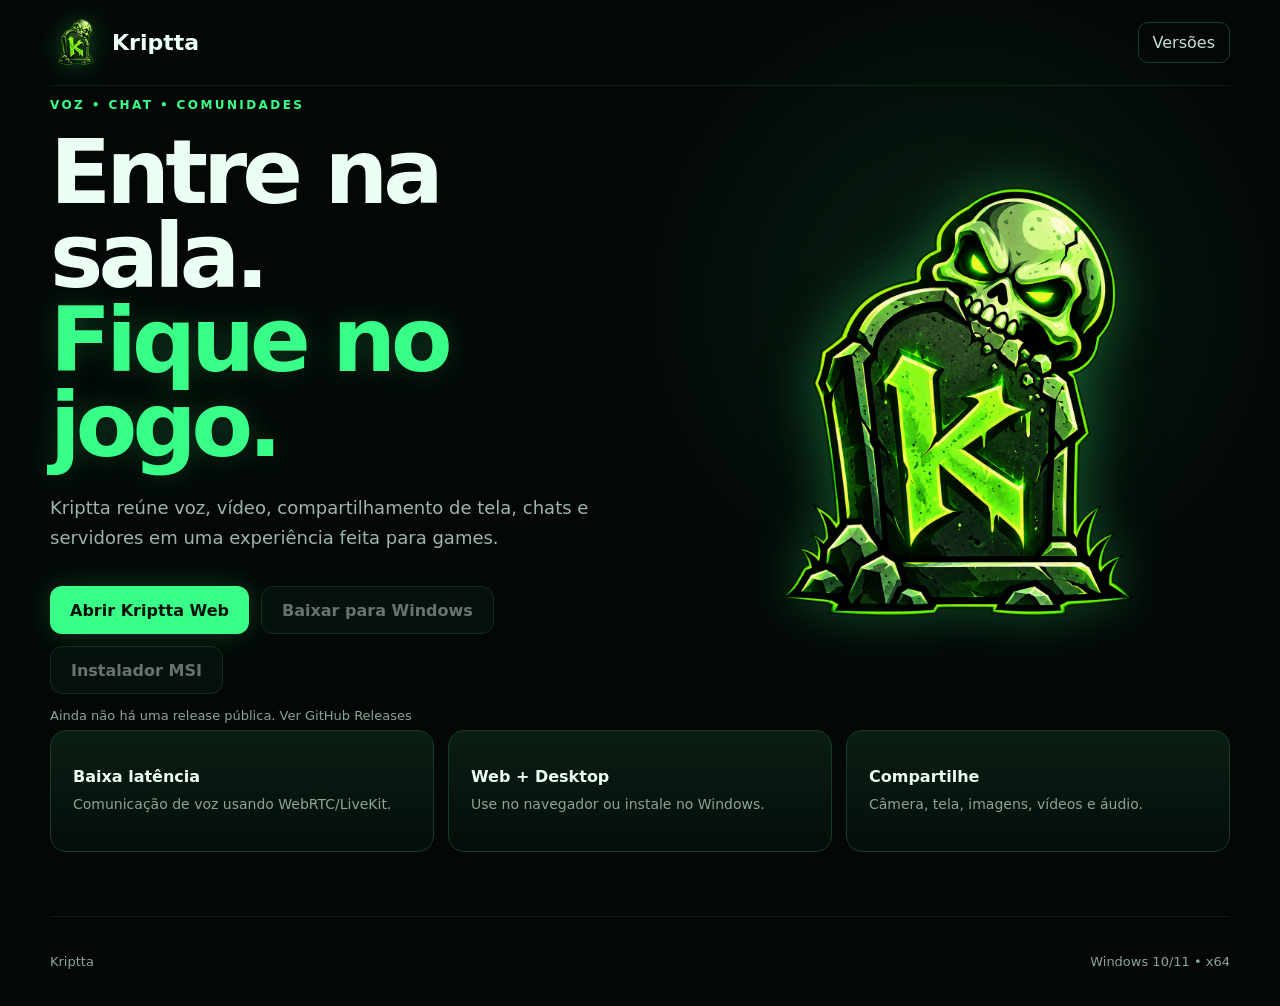
<file: index.html>
<!doctype html>
<html lang="pt-BR">
<head>
  <meta charset="UTF-8" />
  <meta name="viewport" content="width=device-width, initial-scale=1.0" />
  <meta name="theme-color" content="#06100b" />
  <title>Kriptta — Baixar para Windows</title>
  <meta name="description" content="Baixe o Kriptta para Windows. Voz, chat, vídeo e compartilhamento para comunidades gamers." />
  <link rel="icon" type="image/png" href="assets/kriptta-logo.png" />
  <link rel="stylesheet" href="styles.css" />
</head>
<body>
  <main class="page">
    <header class="topbar">
      <a class="brand" href="#">
        <img src="assets/kriptta-logo.png" alt="Kriptta" />
        <span>Kriptta</span>
      </a>
      <a class="ghost" id="releasesTop" href="https://github.com/CAPSTRUE/Kriptta-Downloads/releases/latest">Versões</a>
    </header>

    <section class="hero">
      <div class="hero-copy">
        <p class="eyebrow">VOZ • CHAT • COMUNIDADES</p>
        <h1>Entre na sala.<br><span>Fique no jogo.</span></h1>
        <p class="subtitle">Kriptta reúne voz, vídeo, compartilhamento de tela, chats e servidores em uma experiência feita para games.</p>
        <div class="actions">
          <a class="primary" href="app/">Abrir Kriptta Web</a>
          <a id="downloadExe" class="secondary disabled" href="#" aria-disabled="true">Baixar para Windows</a>
          <a id="downloadMsi" class="secondary disabled" href="#" aria-disabled="true">Instalador MSI</a>
        </div>
        <div class="release-line">
          <span id="releaseStatus">Procurando a versão mais recente...</span>
        </div>
      </div>
      <div class="hero-art" aria-hidden="true">
        <div class="logo-halo"></div>
        <img src="assets/kriptta-logo.png" alt="" />
      </div>
    </section>

    <section class="features">
      <article><strong>Baixa latência</strong><span>Comunicação de voz usando WebRTC/LiveKit.</span></article>
      <article><strong>Web + Desktop</strong><span>Use no navegador ou instale no Windows.</span></article>
      <article><strong>Compartilhe</strong><span>Câmera, tela, imagens, vídeos e áudio.</span></article>
    </section>

    <footer>
      <span>Kriptta</span>
      <span id="footerVersion">Windows 10/11 • x64</span>
    </footer>
  </main>
  <script src="app.js"></script>
</body>
</html>
</file>
<file: styles.css>
:root {
  color-scheme: dark;
  --bg: #030806;
  --panel: #07140e;
  --line: #163b27;
  --text: #ecfff4;
  --muted: #8aa596;
  --green: #39ff88;
  --green-2: #13c867;
}
* { box-sizing: border-box; }
html { background: var(--bg); }
body { margin: 0; font-family: Inter, ui-sans-serif, system-ui, -apple-system, BlinkMacSystemFont, "Segoe UI", sans-serif; background: radial-gradient(circle at 75% 30%, rgba(57,255,136,.09), transparent 28%), var(--bg); color: var(--text); min-height: 100vh; }
a { color: inherit; text-decoration: none; }
.page { width: min(1180px, calc(100% - 40px)); margin: 0 auto; min-height: 100vh; }
.topbar { height: 86px; display: flex; align-items: center; justify-content: space-between; border-bottom: 1px solid rgba(57,255,136,.1); }
.brand { display: flex; align-items: center; gap: 10px; font-weight: 900; font-size: 22px; }
.brand img { width: 52px; height: 52px; object-fit: contain; filter: drop-shadow(0 0 12px rgba(57,255,136,.25)); }
.ghost { padding: 10px 14px; border: 1px solid var(--line); border-radius: 10px; color: #c8dfd2; }
.hero { min-height: 610px; display: grid; grid-template-columns: 1.05fr .95fr; align-items: center; gap: 40px; }
.eyebrow { color: var(--green); font-size: 12px; font-weight: 900; letter-spacing: .2em; }
h1 { font-size: clamp(52px, 7vw, 94px); line-height: .94; letter-spacing: -.055em; margin: 18px 0 26px; }
h1 span { color: var(--green); text-shadow: 0 0 30px rgba(57,255,136,.2); }
.subtitle { color: #9fb5a9; font-size: 18px; line-height: 1.65; max-width: 620px; }
.actions { display: flex; flex-wrap: wrap; gap: 12px; margin-top: 34px; }
.primary, .secondary { display: inline-flex; justify-content: center; align-items: center; min-height: 48px; padding: 0 20px; border-radius: 12px; font-weight: 850; }
.primary { background: var(--green); color: #041108; box-shadow: 0 0 28px rgba(57,255,136,.2); }
.primary:hover { background: #68ffa6; }
.secondary { border: 1px solid #235536; background: #0a1b12; color: #d5eadd; }
.disabled { opacity: .48; pointer-events: none; }
.release-line { margin-top: 14px; min-height: 22px; color: var(--muted); font-size: 13px; }
.hero-art { display: grid; place-items: center; position: relative; min-height: 480px; }
.hero-art img { width: min(520px, 90%); position: relative; z-index: 2; filter: drop-shadow(0 0 26px rgba(57,255,136,.26)); }
.logo-halo { position: absolute; width: 380px; height: 380px; border-radius: 50%; background: radial-gradient(circle, rgba(57,255,136,.16), transparent 68%); filter: blur(28px); }
.features { display: grid; grid-template-columns: repeat(3, 1fr); gap: 14px; padding: 0 0 64px; }
.features article { min-height: 122px; border: 1px solid var(--line); border-radius: 16px; background: linear-gradient(180deg, rgba(12,35,23,.8), rgba(5,15,10,.85)); padding: 22px; display: grid; align-content: center; gap: 8px; }
.features strong { color: #e9fff2; }
.features span { color: var(--muted); line-height: 1.5; font-size: 14px; }
footer { min-height: 90px; border-top: 1px solid rgba(57,255,136,.1); display: flex; align-items: center; justify-content: space-between; color: var(--muted); font-size: 13px; }
@media (max-width: 820px) {
  .hero { grid-template-columns: 1fr; padding: 70px 0; }
  .hero-art { min-height: 320px; order: -1; }
  .hero-art img { width: min(340px, 82vw); }
  .features { grid-template-columns: 1fr; }
}
</file>
